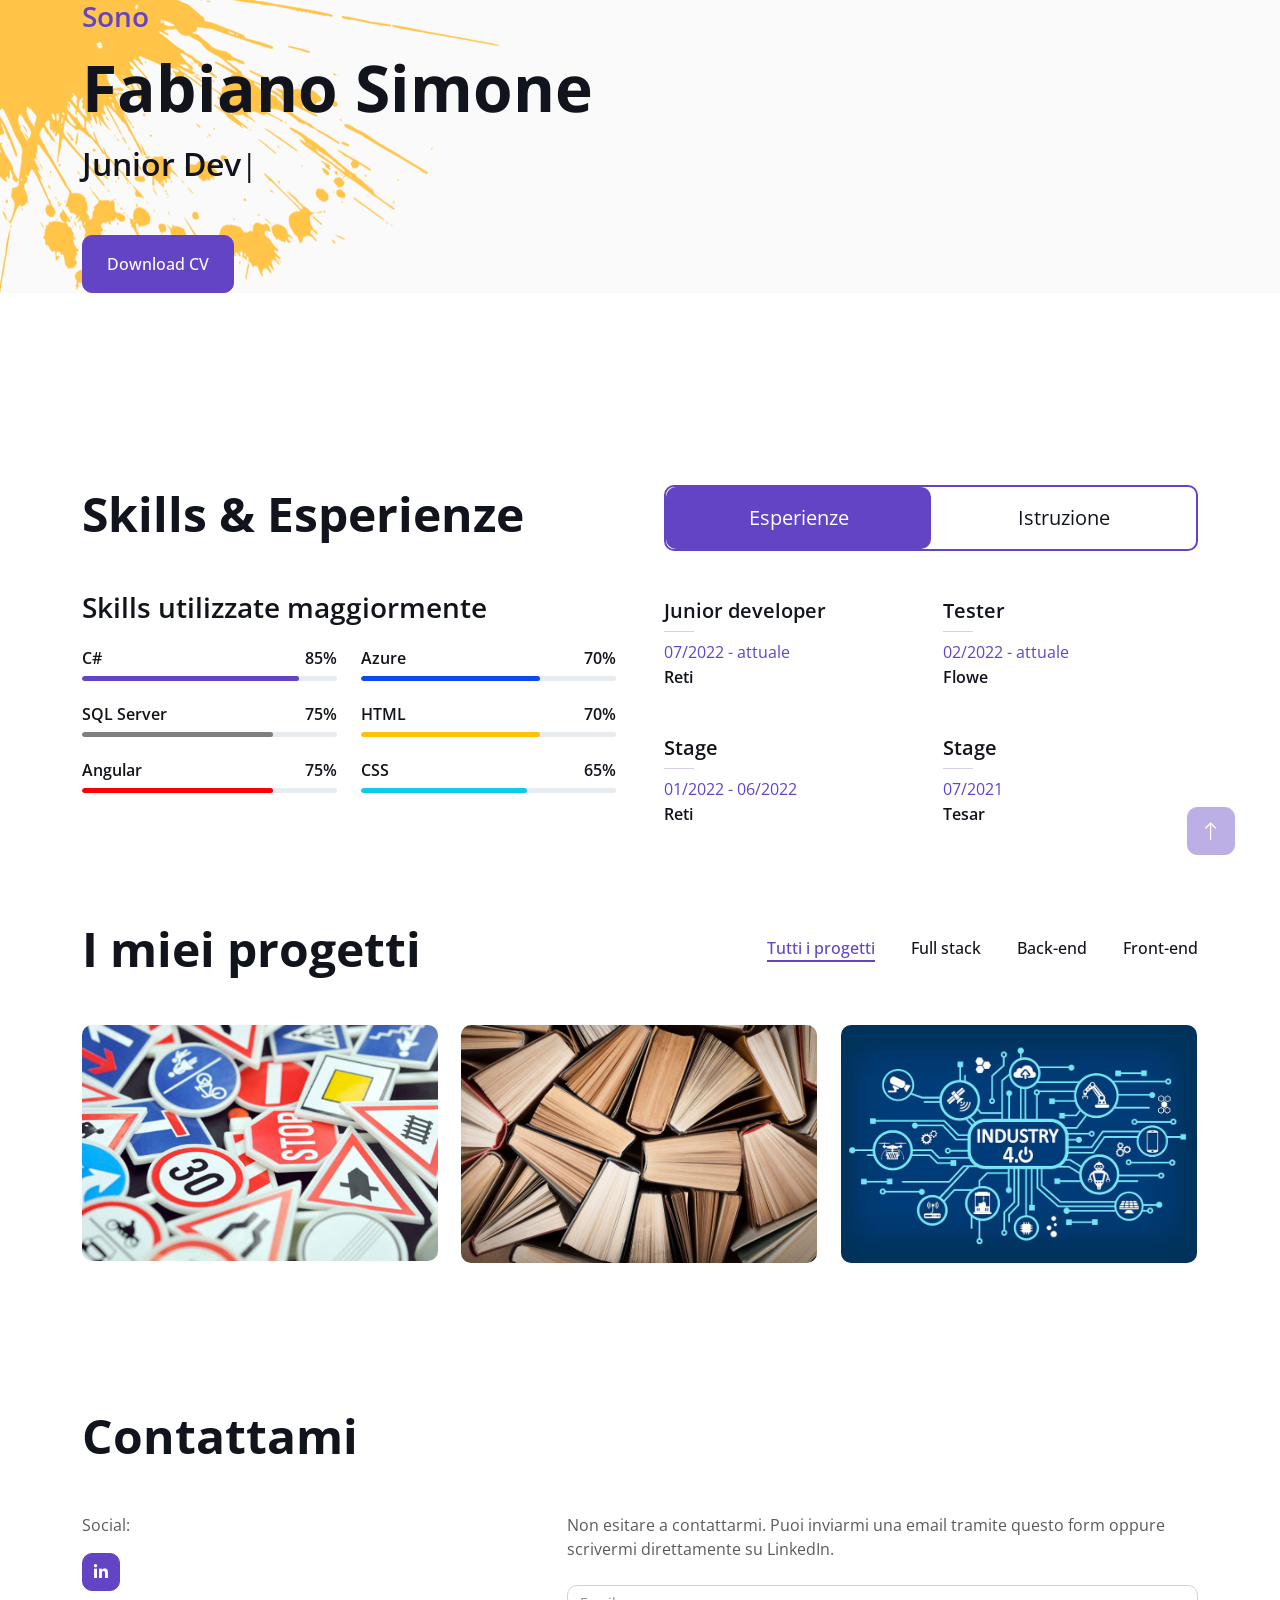
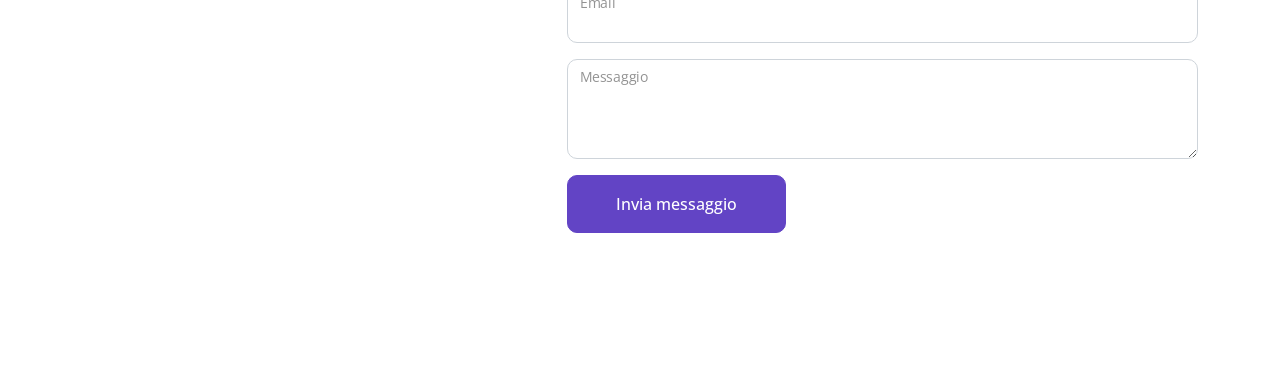
<file: index.html>
<!DOCTYPE html>
<html lang="en">

<head>
    <meta charset="utf-8">
    <title>Portfolio di Fabiano Simone</title>
    <meta content="width=device-width, initial-scale=1.0" name="viewport">
    <meta content="" name="keywords">
    <meta content="" name="description">

    <!-- Favicon -->
    <link href="img/favicon.ico" rel="icon">

    <!-- Google Web Fonts -->
    <link rel="preconnect" href="https://fonts.googleapis.com">
    <link rel="preconnect" href="https://fonts.gstatic.com" crossorigin>
    <link href="https://fonts.googleapis.com/css2?family=Open+Sans:wght@400;500;600;700;800&display=swap" rel="stylesheet"> 

    <!-- Icon Font Stylesheet -->
    <link href="https://cdnjs.cloudflare.com/ajax/libs/font-awesome/5.10.0/css/all.min.css" rel="stylesheet">
    <link href="https://cdn.jsdelivr.net/npm/bootstrap-icons@1.4.1/font/bootstrap-icons.css" rel="stylesheet">

    <!-- Libraries Stylesheet -->
    <link href="lib/animate/animate.min.css" rel="stylesheet">
    <link href="lib/lightbox/css/lightbox.min.css" rel="stylesheet">
    <link href="lib/owlcarousel/assets/owl.carousel.min.css" rel="stylesheet">

    <!-- Customized Bootstrap Stylesheet -->
    <link href="css/bootstrap.min.css" rel="stylesheet">

    <!-- Template Stylesheet -->
    <link href="css/style.css" rel="stylesheet">
</head>

<body data-bs-spy="scroll" data-bs-target=".navbar" data-bs-offset="51">
    <!-- Spinner Start -->
    <div id="spinner" class="show bg-white position-fixed translate-middle w-100 vh-100 top-50 start-50 d-flex align-items-center justify-content-center">
        <div class="spinner-border text-primary" style="width: 3rem; height: 3rem;" role="status">
            <span class="sr-only">Loading...</span>
        </div>
    </div>
    <!-- Spinner End -->


 


    <!-- Header Start -->
    <div class="container-fluid bg-light my-6 mt-0" id="home">
        <div class="container">
            <div class="row g-5 align-items-center">
                <div class="col-lg-6 py-6 pb-0 pt-lg-0">
                    <h3 class="text-primary mb-3">Sono</h3>
                    <h1 class="display-3 mb-3">Fabiano Simone</h1>
                    <h2 class="typed-text-output d-inline"></h2>
                    <div class="typed-text d-none">Junior Developer, Motociclista, Comandante
                        </div>
                    <div class="d-flex align-items-center pt-5">
                        <a href="assets/documents/Curriculum vitae - Portfolio.pdf" target="_blank" class="btn btn-primary py-3 px-4 me-5">Download CV</a>
                       <!--

                         <button type="button" class="btn-play" data-bs-toggle="modal"
                            data-src=" data-bs-target="#videoModal">
                            <span></span>
                        </button>
                        <h5 class="ms-4 mb-0 d-none d-sm-block">Play Video</h5>

                       -->
                    </div>
                </div>
               <!--
                 <div class="col-lg-6">
                    <img class="img-fluid" src="img/profile.png" alt="">
                </div>
               -->
            </div>
        </div>
    </div>
    <!-- Header End -->


    <!-- Video Modal Start -->

    <!--

        <div class="modal modal-video fade" id="videoModal" tabindex="-1" aria-labelledby="exampleModalLabel" aria-hidden="true">
        <div class="modal-dialog">
            <div class="modal-content rounded-0">
                <div class="modal-header">
                    <h3 class="modal-title" id="exampleModalLabel">Youtube Video</h3>
                    <button type="button" class="btn-close" data-bs-dismiss="modal" aria-label="Close"></button>
                </div>
                <div class="modal-body">
                   
                    <div class="ratio ratio-16x9">
                        <iframe class="embed-responsive-item" src="" id="video" allowfullscreen allowscriptaccess="always"
                            allow="autoplay"></iframe>
                    </div>
                </div>
            </div>
        </div>
    </div>

    -->
    
    <!-- Video Modal End -->




    <!-- Expertise Start -->
    <div class="container-xxl py-6 pb-5" id="skill">
        <div class="container">
            <div class="row g-5">
                <div class="col-lg-6 wow fadeInUp" data-wow-delay="0.1s">
                    <h1 class="display-5 mb-5">Skills & Esperienze</h1>
                   <!--  <p class="mb-4">Skills che uso frequentemente:</p> -->
                    <h3 class="mb-4">Skills utilizzate maggiormente</h3>
                    <div class="row align-items-center">
                        <div class="col-md-6">
                            <div class="skill mb-4">
                                <div class="d-flex justify-content-between">
                                    <h6 class="font-weight-bold">C#</h6>
                                    <h6 class="font-weight-bold">85%</h6>
                                </div>
                                <div class="progress">
                                    <div class="progress-bar bg-primary" role="progressbar" aria-valuenow="85" aria-valuemin="0" aria-valuemax="100"></div>
                                </div>
                            </div>
                            <div class="skill mb-4">
                                <div class="d-flex justify-content-between">
                                    <h6 class="font-weight-bold">SQL Server</h6>
                                    <h6 class="font-weight-bold">75%</h6>
                                </div>
                                <div class="progress">
                                    <div class="progress-bar bg-danger" role="progressbar" aria-valuenow="75" aria-valuemin="0" aria-valuemax="100"></div>
                                </div>
                            </div>
                            <div class="skill mb-4">
                                <div class="d-flex justify-content-between">
                                    <h6 class="font-weight-bold">Angular</h6>
                                    <h6 class="font-weight-bold">75%</h6>
                                </div>
                                <div class="progress">
                                    <div class="progress-bar bg-red" role="progressbar" aria-valuenow="75" aria-valuemin="0" aria-valuemax="100"></div>
                                </div>
                            </div>
                        </div>
                        <div class="col-md-6">
                           
                           
                            <div class="skill mb-4">
                                <div class="d-flex justify-content-between">
                                    <h6 class="font-weight-bold">Azure</h6>
                                    <h6 class="font-weight-bold">70%</h6>
                                </div>
                                <div class="progress">
                                    <div class="progress-bar bg-blu" role="progressbar" aria-valuenow="70" aria-valuemin="0" aria-valuemax="100"></div>
                                </div>
                            </div>
                            <div class="skill mb-4">
                                <div class="d-flex justify-content-between">
                                    <h6 class="font-weight-bold">HTML</h6>
                                    <h6 class="font-weight-bold">70%</h6>
                                </div>
                                <div class="progress">
                                    <div class="progress-bar bg-warning" role="progressbar" aria-valuenow="70" aria-valuemin="0" aria-valuemax="100"></div>
                                </div>
                            </div>
                            <div class="skill mb-4">
                                <div class="d-flex justify-content-between">
                                    <h6 class="font-weight-bold">CSS</h6>
                                    <h6 class="font-weight-bold">65%</h6>
                                </div>
                                <div class="progress">
                                    <div class="progress-bar  bg-info" role="progressbar" aria-valuenow="65" aria-valuemin="0" aria-valuemax="100"></div>
                                </div>
                            </div>
                        </div>
                    </div>
                </div>
                <div class="col-lg-6 wow fadeInUp" data-wow-delay="0.5s">
                    <ul class="nav nav-pills rounded border border-2 border-primary mb-5">
                        <li class="nav-item w-50">
                            <button class="nav-link w-100 py-3 fs-5 active" data-bs-toggle="pill" href="#tab-1">Esperienze</button>
                        </li>
                        <li class="nav-item w-50">
                            <button class="nav-link w-100 py-3 fs-5" data-bs-toggle="pill" href="#tab-2">Istruzione</button>
                        </li>
                    </ul>
                    <div class="tab-content">
                        <div id="tab-1" class="tab-pane fade show p-0 active">
                            <div class="row gy-5 gx-4">
                                <div class="col-sm-6">
                                    <h5>Junior developer</h5>
                                    <hr class="text-primary my-2">
                                    <p class="text-primary mb-1">07/2022 - attuale</p>
                                    <h6 class="mb-0">Reti</h6>
                                </div>
                                <div class="col-sm-6">
                                    <h5>Tester</h5>
                                    <hr class="text-primary my-2">
                                    <p class="text-primary mb-1">02/2022 - attuale</p>
                                    <h6 class="mb-0">Flowe</h6>
                                </div>
                                <div class="col-sm-6">
                                    <h5>Stage</h5>
                                    <hr class="text-primary my-2">
                                    <p class="text-primary mb-1">01/2022 - 06/2022</p>
                                    <h6 class="mb-0">Reti</h6>
                                </div>
                                <div class="col-sm-6">
                                    <h5>Stage</h5>
                                    <hr class="text-primary my-2">
                                    <p class="text-primary mb-1">07/2021</p>
                                    <h6 class="mb-0">Tesar</h6>
                                </div>
                                
                            </div>
                        </div>
                        <div id="tab-2" class="tab-pane fade show p-0">
                            <div class="row gy-5 gx-4">
                                <div class="col-sm-6">
                                    <h5>Corso Cloud developer</h5>
                                    <hr class="text-primary my-2">
                                    <p class="text-primary mb-1">2020 - 2022</p>
                                    <h6 class="mb-0">ITS Incom</h6>
                                </div>
                                <div class="col-sm-6">
                                    <h5>Diploma informatica e telecomunicazioni</h5>
                                    <hr class="text-primary my-2">
                                    <p class="text-primary mb-1">2020</p>
                                    <h6 class="mb-0">ITIS Giulio Riva</h6>
                                </div>
                              
                            </div>
                        </div>
                    </div>
                </div>
            </div>
        </div>
    </div>
    <!-- Expertise End -->




    <!-- Projects Start -->
    <div class="container-xxl py-6 pt-5" id="project">
        <div class="container">
            <div class="row g-5 mb-5 align-items-center wow fadeInUp" data-wow-delay="0.1s">
                <div class="col-lg-6">
                    <h1 class="display-5 mb-0">I miei progetti</h1>
                </div>
                <div class="col-lg-6 text-lg-end">
                    <ul class="list-inline mx-n3 mb-0" id="portfolio-flters">
                        <li class="mx-3 active" data-filter="*">Tutti i progetti</li>
                        <li class="mx-3" data-filter=".first">Full stack</li>
                        <li class="mx-3" data-filter=".second">Back-end</li>
                        <li class="mx-3" data-filter=".third">Front-end</li>
                    </ul>
                </div>
            </div>
            <div class="row g-4 portfolio-container wow fadeInUp" data-wow-delay="0.1s">
                <div class="col-lg-4 col-md-6 portfolio-item first">
                    <div class="portfolio-img rounded overflow-hidden">
                        <img class="img-fluid" src="assets/img/Autoscuola.jpeg" alt="">
                        <div class="portfolio-btn">
                            <a class="btn btn-lg-square btn-outline-secondary border-2 mx-1" href="assets/projects/Video - Autoscuola.mp4" target="_blank"><i class="bi bi-eye"></i></a>
                        </div>
                    </div>
                </div>
                <div class="col-lg-4 col-md-6 portfolio-item third">
                    <div class="portfolio-img rounded overflow-hidden">
                        <img class="img-fluid" src="assets/img/Libreria.jpg" alt="">
                        <div class="portfolio-btn">
                            <a class="btn btn-lg-square btn-outline-secondary border-2 mx-1" href="assets/projects/Libreria 2.0 FE.zip"><i class="bi bi-download"></i></a>

                        </div>
                    </div>
                </div>
                <div class="col-lg-4 col-md-6 portfolio-item second">
                    <div class="portfolio-img rounded overflow-hidden">
                        <img class="img-fluid" src="assets/img/Industry-4-0.jpg" alt="">
                        <div class="portfolio-btn">
                            <a class="btn btn-lg-square btn-outline-secondary border-2 mx-1" href="assets/projects/Industry 4.0 - BE.zip"><i class="bi bi-download"></i></a>

                        </div>
                    </div>
                </div>
   
               
            </div>
        </div>
    </div>
    <!-- Projects End -->







    <!-- Contact Start -->
    <div class="container-xxl pb-5" id="contact">
        <div class="container py-5">
            <div class="row g-5 mb-5 wow fadeInUp" data-wow-delay="0.1s">
                <div class="col-lg-6">
                    <h1 class="display-5 mb-0">Contattami</h1>
                </div>
               
            </div>
            <div class="row g-5">
                <div class="col-lg-5 col-md-6 wow fadeInUp" data-wow-delay="0.1s">
                   
                    <p class="mb-2">Social:</p>
                    <div class="d-flex pt-2">
                        
                        <a class="btn btn-square btn-primary me-2" target="_blank" href="https://www.linkedin.com/in/fabiano-simone/" ><i class="fab fa-linkedin-in"></i></a>
                    </div>
                </div>
                <div class="col-lg-7 col-md-6 wow fadeInUp" data-wow-delay="0.5s">
                    <p class="mb-4">Non esitare a contattarmi. Puoi inviarmi una email tramite questo form oppure scrivermi direttamente su LinkedIn.</p>
                    <form action="https://formspree.io/f/mwkyjakj"
                    method="POST">
                        <div class="row g-3">
                            
                            <div class="col-md-12">
                                <div class="form-floating">
                                    <input type="email" class="form-control" id="email"   name="email"  required >
                                    <label for="email">Email</label>
                                </div>
                            </div>
            
                            <div class="col-12">
                                <div class="form-floating">
                                    <textarea class="form-control"  name="message" id="message" style="height: 100px" required></textarea>
                                    <label for="message">Messaggio</label>
                                </div>
                            </div>
                            <div class="col-12">
                                <button class="btn btn-primary py-3 px-5" type="submit">Invia messaggio</button>
                            </div>
                        </div>
                    </form>
                </div>
            </div>
        </div>
    </div>
    <!-- Contact End -->





   


    <!-- Back to Top -->
    <a href="#" class="btn btn-lg btn-primary btn-lg-square back-to-top"><i class="bi bi-arrow-up"></i></a>


    <!-- JavaScript Libraries -->
    <script src="https://code.jquery.com/jquery-3.4.1.min.js"></script>
    <script src="https://cdn.jsdelivr.net/npm/bootstrap@5.0.0/dist/js/bootstrap.bundle.min.js"></script>
    <script src="lib/wow/wow.min.js"></script>
    <script src="lib/easing/easing.min.js"></script>
    <script src="lib/waypoints/waypoints.min.js"></script>
    <script src="lib/typed/typed.min.js"></script>
    <script src="lib/counterup/counterup.min.js"></script>
    <script src="lib/owlcarousel/owl.carousel.min.js"></script>
    <script src="lib/isotope/isotope.pkgd.min.js"></script>
    <script src="lib/lightbox/js/lightbox.min.js"></script>

    <!-- Template Javascript -->
    <script src="js/main.js"></script>
</body>

</html>
</file>
<file: css/style.css>
/********** Template CSS **********/
:root {
    --primary: #6244C5;
    --secondary: #FFC448;
    --light: #FAFAFB;
    --dark: #12141D;
}

.back-to-top {
    position: fixed;
    display: none;
    right: 45px;
    bottom: 45px;
    z-index: 99;
}

.my-6 {
    margin-top: 6rem;
    margin-bottom: 6rem;
}

.py-6 {
    padding-top: 6rem;
    padding-bottom: 6rem;
}


/*** Spinner ***/
#spinner {
    opacity: 0;
    visibility: hidden;
    transition: opacity .5s ease-out, visibility 0s linear .5s;
    z-index: 99999;
}

#spinner.show {
    transition: opacity .5s ease-out, visibility 0s linear 0s;
    visibility: visible;
    opacity: 1;
}


/*** Button ***/
.btn {
    font-weight: 500;
    transition: .5s;
}

.btn.btn-primary,
.btn.btn-secondary {
    color: #FFFFFF;
}

.btn-square {
    width: 38px;
    height: 38px;
}

.btn-sm-square {
    width: 32px;
    height: 32px;
}

.btn-lg-square {
    width: 48px;
    height: 48px;
}

.btn-square,
.btn-sm-square,
.btn-lg-square {
    padding: 0;
    display: flex;
    align-items: center;
    justify-content: center;
    font-weight: normal;
}


/*** Navbar ***/
.navbar.fixed-top {
    display: none;
    transition: .5s;
}

.navbar .navbar-nav .nav-link {
    padding: 20px 15px;
    color: var(--dark);
    font-size: 18px;
    font-weight: 600;
    outline: none;
}

.navbar .navbar-nav .nav-link:hover,
.navbar .navbar-nav .nav-link.active {
    color: var(--primary);
}

@media (max-width: 991.98px) {
    .navbar .navbar-nav .nav-link  {
        padding: 10px 0;
    }
}


/*** Header ***/
#home {
    margin-bottom: 6rem;
    background: url(../assets/img/bg-header.png) left top no-repeat;
}

.typed-cursor {
    font-size: 30px;
    color: var(--dark);
}

.btn-play {
    position: relative;
    display: block;
    box-sizing: content-box;
    width: 16px;
    height: 26px;
    border-radius: 100%;
    border: none;
    outline: none !important;
    padding: 18px 20px 20px 28px;
    background: var(--primary);
}

.btn-play:before {
    content: "";
    position: absolute;
    z-index: 0;
    left: 50%;
    top: 50%;
    transform: translateX(-50%) translateY(-50%);
    display: block;
    width: 60px;
    height: 60px;
    background: var(--primary);
    border-radius: 100%;
    animation: pulse-border 1500ms ease-out infinite;
}

.btn-play:after {
    content: "";
    position: absolute;
    z-index: 1;
    left: 50%;
    top: 50%;
    transform: translateX(-50%) translateY(-50%);
    display: block;
    width: 60px;
    height: 60px;
    background: #FFFFFF;
    border-radius: 100%;
    transition: all 200ms;
}

.btn-play span {
    display: block;
    position: relative;
    z-index: 3;
    width: 0;
    height: 0;
    left: -1px;
    border-left: 16px solid var(--primary);
    border-top: 11px solid transparent;
    border-bottom: 11px solid transparent;
}

@keyframes pulse-border {
    0% {
        transform: translateX(-50%) translateY(-50%) translateZ(0) scale(1);
        opacity: 1;
    }

    100% {
        transform: translateX(-50%) translateY(-50%) translateZ(0) scale(2);
        opacity: 0;
    }
}

.modal-video .modal-dialog {
    position: relative;
    max-width: 800px;
    margin: 60px auto 0 auto;
}

.modal-video .modal-body {
    position: relative;
    padding: 0px;
}

.modal-video .close {
    position: absolute;
    width: 30px;
    height: 30px;
    right: 0px;
    top: -30px;
    z-index: 999;
    font-size: 30px;
    font-weight: normal;
    color: #FFFFFF;
    background: #000000;
    opacity: 1;
}


/*** About ***/
#about .years .display-1 {
    font-size: 10rem;
    line-height: 9rem;
}

#about .years h5 {
    letter-spacing: 30px;
    margin-right: -30px;
}


/*** Skills ***/
#skill .progress {
    height: 5px;
    border-radius: 5px;
}

#skill .progress .progress-bar {
    width: 0px;
    border-radius: 5px;
    transition: 3s;
}

#skill .nav-pills .nav-link {
    color: var(--dark);
}

#skill .nav-pills .nav-link.active {
    color: #FFFFFF;
}

#skill .tab-content hr {
    width: 30px;
}


/*** Service ***/
.service-item .bg-icon {
    width: 100px;
    height: 100px;
    display: flex;
    align-items: center;
    justify-content: center;
    background: url(../assets/img/bg-icon.png) center center no-repeat;
    background-size: cover;
}


/*** Project Portfolio ***/
#portfolio-flters li {
    display: inline-block;
    font-weight: 500;
    color: var(--dark);
    cursor: pointer;
    transition: .5s;
    border-bottom: 2px solid transparent;
}

#portfolio-flters li:hover,
#portfolio-flters li.active {
    color: var(--primary);
    border-color: var(--primary);
}

.portfolio-img {
    position: relative;
}

.portfolio-btn {
    position: absolute;
    width: 100%;
    height: 100%;
    top: 0;
    left: 0;
    background: rgba(98, 68, 197, .9);
    display: flex;
    align-items: flex-end;
    justify-content: flex-start;
    padding: 30px;
    padding-bottom: 100px !important;
    opacity: 0;
    transition: .5s;
}

.portfolio-item:hover .portfolio-btn {
    opacity: 1;
    padding-bottom: 30px !important;
}


/*** Team ***/
.team-item img {
    transition: .5s;
}

.team-item:hover img {
    opacity: .7;
}

.team-item .team-text {
    position: absolute;
    left: 0;
    right: 60px;
    bottom: 30px;
    display: flex;
    align-items: center;
    justify-content: space-between;
    opacity: 0;
    transition: .5s;
}

.team-item:hover .team-text {
    right: 30px;
    opacity: 1;
}

.team-item .team-text div {
    transition: .5s;
}

.team-item:hover .team-text div {
    margin-left: 30px;
}


/*** Testimonial ***/
.testimonial-left,
.testimonial-right {
    position: relative;
}

.testimonial-left img,
.testimonial-right img {
    position: absolute;
    padding: 5px;
    border: 1px solid var(--secondary);
    border-radius: 70px;
}

.testimonial-left img:nth-child(1),
.testimonial-right img:nth-child(3) {
    width: 70px;
    height: 70px;
    top: 10%;
    left: 50%;
    transform: translateX(-50%);
}

.testimonial-left img:nth-child(2),
.testimonial-right img:nth-child(2) {
    width: 60px;
    height: 60px;
    top: 50%;
    left: 10%;
    transform: translateY(-50%);
}

.testimonial-left img:nth-child(3),
.testimonial-right img:nth-child(1) {
    width: 50px;
    height: 50px;
    bottom: 10%;
    right: 10%;
}

.testimonial-carousel .owl-item img {
    width: 120px;
    height: 120px;
}

.testimonial-carousel .testimonial-icon {
    position: absolute;
    width: 40px;
    height: 40px;
    left: 50%;
    bottom: -15px;
    transform: translateX(-50%);
    display: flex;
    align-items: center;
    justify-content: center;
    background: #FFFFFF;
    border: 1px solid var(--secondary);
    border-radius: 60px;
}

.testimonial-carousel .owl-dots {
    height: 40px;
    margin-top: 25px;
    display: flex;
    align-items: center;
    justify-content: center;
}

.testimonial-carousel .owl-dot {
    position: relative;
    display: inline-block;
    margin: 0 5px;
    width: 30px;
    height: 30px;
    background: #FFFFFF;
    border: 2px solid var(--secondary);
    border-radius: 30px;
    transition: .5s;
}

.testimonial-carousel .owl-dot::after {
    position: absolute;
    content: "";
    width: 16px;
    height: 16px;
    top: 5px;
    left: 5px;
    border-radius: 16px;
    background: var(--secondary);
    transition: .5s;
}

.testimonial-carousel .owl-dot.active::after {
    background: var(--primary);
}
</file>
